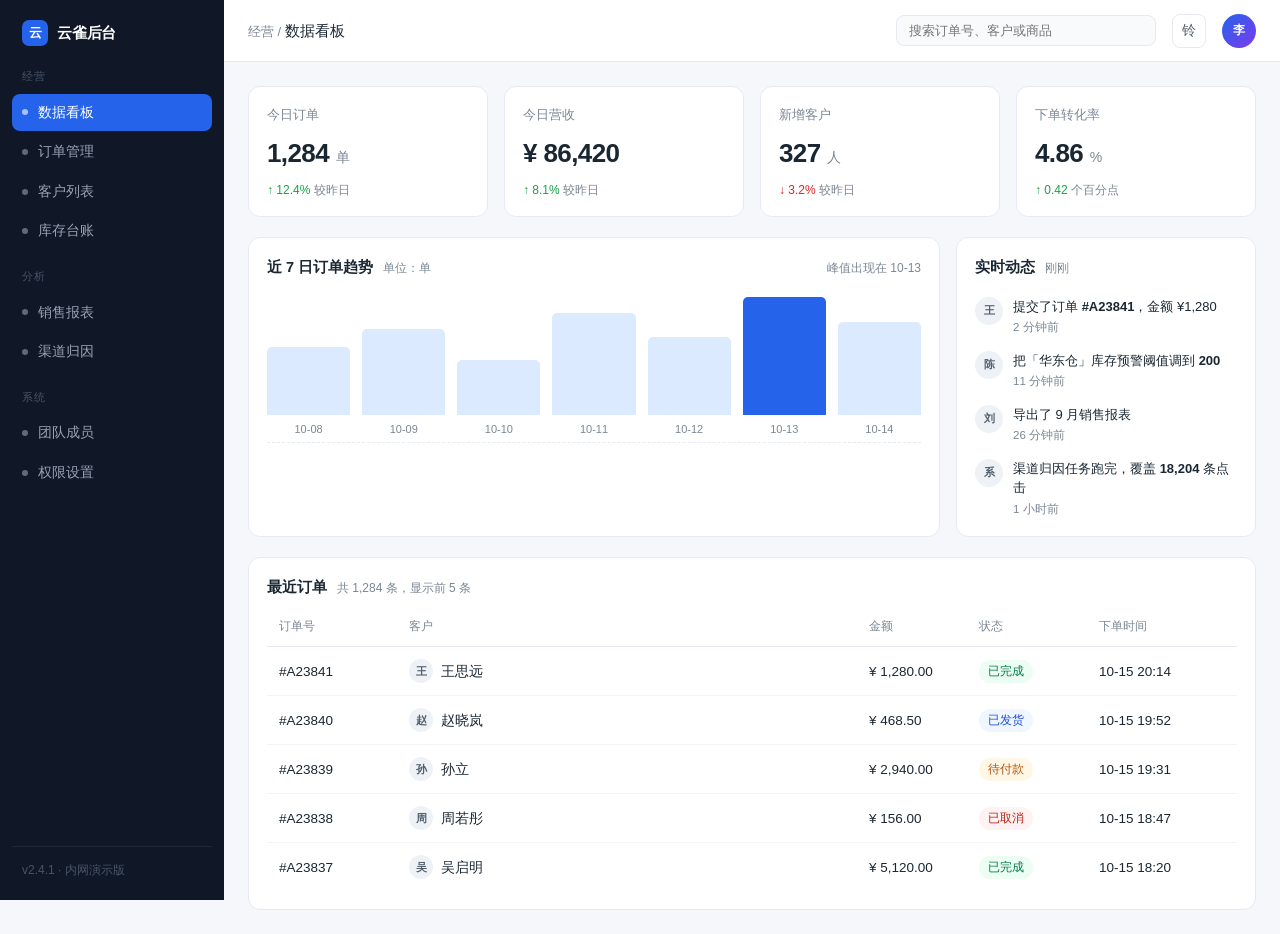
<file: examples/dashboard.html>
<!doctype html>
<html lang="zh-CN">
<head>
<meta charset="utf-8">
<meta name="viewport" content="width=device-width, initial-scale=1">
<title>云雀后台 · 数据看板</title>
<style>
  * { box-sizing: border-box; }
  :root {
    --bg: #f5f7fa;
    --surface: #ffffff;
    --border: #e6eaf0;
    --text: #1a2733;
    --muted: #7b8794;
    --soft: #52606d;
    --primary: #2563eb;
    --green: #16a34a;
    --red: #dc2626;
    --amber: #d97706;
  }
  body {
    margin: 0;
    font: 400 14px/1.6 -apple-system, BlinkMacSystemFont, "Segoe UI", "PingFang SC", "Microsoft YaHei", sans-serif;
    color: var(--text);
    background: var(--bg);
  }

  /* ---------- 布局骨架 ---------- */
  .layout { display: flex; min-height: 100vh; align-items: stretch; }

  /* ---------- 侧边导航 ---------- */
  .sidebar {
    position: sticky; top: 0;
    flex: none; width: 224px; height: 100vh;
    background: #101828; color: #98a2b3;
    display: flex; flex-direction: column;
    padding: 20px 12px;
  }
  .brand {
    display: flex; align-items: center; gap: 9px;
    padding: 0 10px 22px;
    color: #fff; font-weight: 600; font-size: 15px; letter-spacing: -.2px;
  }
  .brand .mark {
    width: 26px; height: 26px; border-radius: 7px;
    background: var(--primary);
    display: flex; align-items: center; justify-content: center;
    font-size: 13px; font-weight: 700; color: #fff;
  }
  .nav-group { display: flex; flex-direction: column; gap: 2px; }
  .nav-group + .nav-group { margin-top: 18px; }
  .nav-label {
    font-size: 11px; letter-spacing: .6px; text-transform: uppercase;
    color: #475467; padding: 0 10px 6px;
  }
  .nav-item {
    display: flex; align-items: center; gap: 10px;
    padding: 8px 10px; border-radius: 8px;
    font-size: 13.5px; color: #98a2b3; text-decoration: none;
  }
  .nav-item:hover { background: #1d2939; color: #fff; }
  .nav-item.active { background: var(--primary); color: #fff; }
  .nav-item .dot {
    width: 6px; height: 6px; border-radius: 50%;
    background: currentColor; opacity: .6;
  }
  .side-foot {
    margin-top: auto; padding: 14px 10px 0;
    border-top: 1px solid #1d2939;
    font-size: 12px; color: #475467;
  }

  /* ---------- 主列 ---------- */
  .main-col { flex: 1; min-width: 0; display: flex; flex-direction: column; }

  .topbar {
    display: flex; align-items: center; gap: 16px;
    height: 62px; padding: 0 24px;
    background: var(--surface);
    border-bottom: 1px solid var(--border);
    position: sticky; top: 0; z-index: 5;
  }
  .crumb { font-size: 13px; color: var(--muted); }
  .crumb b { color: var(--text); font-weight: 500; font-size: 15px; }
  .search {
    margin-left: auto; width: 260px;
    padding: 7px 12px; border-radius: 8px;
    border: 1px solid var(--border); background: #f8fafc;
    font-size: 13px; color: var(--muted);
  }
  .icon-btn {
    width: 34px; height: 34px; border-radius: 8px;
    border: 1px solid var(--border); background: #fff;
    display: flex; align-items: center; justify-content: center;
    color: var(--soft); font-size: 14px;
  }
  .avatar {
    width: 34px; height: 34px; border-radius: 50%;
    background: linear-gradient(135deg, #2563eb, #7c3aed);
    color: #fff; font-size: 12px; font-weight: 600;
    display: flex; align-items: center; justify-content: center;
  }

  .content { padding: 24px; display: flex; flex-direction: column; gap: 20px; }

  /* ---------- KPI ---------- */
  .kpi-row { display: grid; grid-template-columns: repeat(4, 1fr); gap: 16px; }
  .kpi-card {
    background: var(--surface); border: 1px solid var(--border);
    border-radius: 12px; padding: 18px 18px 16px;
  }
  .kpi-card .k-label { font-size: 12.5px; color: var(--muted); margin-bottom: 8px; }
  .kpi-card .k-value { font-size: 26px; font-weight: 600; letter-spacing: -.6px; }
  .kpi-card .k-value small { font-size: 14px; font-weight: 400; color: var(--muted); }
  .kpi-card .k-delta { font-size: 12px; margin-top: 6px; color: var(--green); }
  .kpi-card .k-delta.down { color: var(--red); }
  .kpi-card .k-delta span { color: var(--muted); }

  /* ---------- 图表 + 活动流 ---------- */
  .charts { display: flex; gap: 16px; align-items: stretch; }

  .chart-card {
    flex: 1; min-width: 0;
    background: var(--surface); border: 1px solid var(--border);
    border-radius: 12px; padding: 18px;
  }
  .panel-head {
    display: flex; align-items: baseline; gap: 10px; margin-bottom: 18px;
  }
  .panel-head h3 { margin: 0; font-size: 14.5px; font-weight: 600; }
  .panel-head .sub { font-size: 12px; color: var(--muted); }
  .panel-head .legend { margin-left: auto; font-size: 12px; color: var(--muted); }

  .bars {
    display: grid; grid-template-columns: repeat(7, 1fr);
    gap: 12px; align-items: end; height: 168px;
    padding-bottom: 26px; position: relative;
  }
  .bars::after {
    content: ""; position: absolute; left: 0; right: 0; bottom: 22px;
    border-top: 1px dashed var(--border);
  }
  .bar-col { display: flex; flex-direction: column; justify-content: flex-end; height: 100%; }
  .bar {
    background: #dbeafe; border-radius: 5px 5px 0 0;
    transition: background .15s;
  }
  .bar-col:hover .bar { background: #93c5fd; }
  .bar-col.peak .bar { background: var(--primary); }
  .bar-x { font-size: 11px; color: var(--muted); text-align: center; margin-top: 6px; }

  .feed {
    flex: none; width: 300px;
    background: var(--surface); border: 1px solid var(--border);
    border-radius: 12px; padding: 18px;
    display: flex; flex-direction: column;
  }
  .feed-list { display: flex; flex-direction: column; gap: 14px; }
  .feed-item { display: flex; gap: 10px; }
  .feed-item .who {
    flex: none; width: 28px; height: 28px; border-radius: 50%;
    background: #eef2f7; color: var(--soft);
    font-size: 11px; font-weight: 600;
    display: flex; align-items: center; justify-content: center;
  }
  .feed-item .what { font-size: 13px; line-height: 1.5; }
  .feed-item .when { font-size: 11.5px; color: var(--muted); margin-top: 2px; }

  /* ---------- 表格 ---------- */
  .table-panel {
    background: var(--surface); border: 1px solid var(--border);
    border-radius: 12px; padding: 18px;
  }
  table { width: 100%; border-collapse: collapse; }
  th {
    text-align: left; font-size: 12px; font-weight: 500; color: var(--muted);
    padding: 0 12px 10px; border-bottom: 1px solid var(--border);
  }
  td {
    padding: 12px; font-size: 13.5px;
    border-bottom: 1px solid #f1f4f8;
  }
  tr:last-child td { border-bottom: 0; }
  td.num { font-variant-numeric: tabular-nums; }
  .who-cell { display: flex; align-items: center; gap: 8px; }
  .who-cell .mini {
    width: 24px; height: 24px; border-radius: 50%;
    background: #eef2f7; color: var(--soft);
    font-size: 10.5px; font-weight: 600;
    display: flex; align-items: center; justify-content: center;
  }
  .pill {
    display: inline-block; font-size: 11.5px;
    padding: 2px 9px; border-radius: 20px;
  }
  .pill.ok { background: #ecfdf3; color: #027a48; }
  .pill.wait { background: #fff7e6; color: #b45309; }
  .pill.send { background: #eff6ff; color: #1d4ed8; }
  .pill.fail { background: #fef3f2; color: #b42318; }
</style>
</head>
<body>

<div class="layout">

  <aside class="sidebar">
    <div class="brand"><span class="mark">云</span>云雀后台</div>

    <nav class="nav-group">
      <div class="nav-label">经营</div>
      <a class="nav-item active" href="#"><span class="dot"></span>数据看板</a>
      <a class="nav-item" href="#"><span class="dot"></span>订单管理</a>
      <a class="nav-item" href="#"><span class="dot"></span>客户列表</a>
      <a class="nav-item" href="#"><span class="dot"></span>库存台账</a>
    </nav>

    <nav class="nav-group">
      <div class="nav-label">分析</div>
      <a class="nav-item" href="#"><span class="dot"></span>销售报表</a>
      <a class="nav-item" href="#"><span class="dot"></span>渠道归因</a>
    </nav>

    <nav class="nav-group">
      <div class="nav-label">系统</div>
      <a class="nav-item" href="#"><span class="dot"></span>团队成员</a>
      <a class="nav-item" href="#"><span class="dot"></span>权限设置</a>
    </nav>

    <div class="side-foot">v2.4.1 · 内网演示版</div>
  </aside>

  <div class="main-col">

    <header class="topbar">
      <div class="crumb">经营 / <b>数据看板</b></div>
      <input class="search" type="text" placeholder="搜索订单号、客户或商品" readonly>
      <div class="icon-btn">铃</div>
      <div class="avatar">李</div>
    </header>

    <main class="content">

      <section class="kpi-row">
        <div class="kpi-card">
          <div class="k-label">今日订单</div>
          <div class="k-value">1,284 <small>单</small></div>
          <div class="k-delta">↑ 12.4% <span>较昨日</span></div>
        </div>
        <div class="kpi-card">
          <div class="k-label">今日营收</div>
          <div class="k-value">¥ 86,420</div>
          <div class="k-delta">↑ 8.1% <span>较昨日</span></div>
        </div>
        <div class="kpi-card">
          <div class="k-label">新增客户</div>
          <div class="k-value">327 <small>人</small></div>
          <div class="k-delta down">↓ 3.2% <span>较昨日</span></div>
        </div>
        <div class="kpi-card">
          <div class="k-label">下单转化率</div>
          <div class="k-value">4.86 <small>%</small></div>
          <div class="k-delta">↑ 0.42 <span>个百分点</span></div>
        </div>
      </section>

      <section class="charts">
        <div class="chart-card">
          <div class="panel-head">
            <h3>近 7 日订单趋势</h3>
            <span class="sub">单位：单</span>
            <span class="legend">峰值出现在 10-13</span>
          </div>
          <div class="bars">
            <div class="bar-col"><div class="bar" style="height:48%"></div><div class="bar-x">10-08</div></div>
            <div class="bar-col"><div class="bar" style="height:61%"></div><div class="bar-x">10-09</div></div>
            <div class="bar-col"><div class="bar" style="height:39%"></div><div class="bar-x">10-10</div></div>
            <div class="bar-col"><div class="bar" style="height:72%"></div><div class="bar-x">10-11</div></div>
            <div class="bar-col"><div class="bar" style="height:55%"></div><div class="bar-x">10-12</div></div>
            <div class="bar-col peak"><div class="bar" style="height:94%"></div><div class="bar-x">10-13</div></div>
            <div class="bar-col"><div class="bar" style="height:66%"></div><div class="bar-x">10-14</div></div>
          </div>
        </div>

        <div class="feed">
          <div class="panel-head">
            <h3>实时动态</h3>
            <span class="sub">刚刚</span>
          </div>
          <div class="feed-list">
            <div class="feed-item">
              <div class="who">王</div>
              <div>
                <div class="what">提交了订单 <b>#A23841</b>，金额 ¥1,280</div>
                <div class="when">2 分钟前</div>
              </div>
            </div>
            <div class="feed-item">
              <div class="who">陈</div>
              <div>
                <div class="what">把「华东仓」库存预警阈值调到 <b>200</b></div>
                <div class="when">11 分钟前</div>
              </div>
            </div>
            <div class="feed-item">
              <div class="who">刘</div>
              <div>
                <div class="what">导出了 9 月销售报表</div>
                <div class="when">26 分钟前</div>
              </div>
            </div>
            <div class="feed-item">
              <div class="who">系</div>
              <div>
                <div class="what">渠道归因任务跑完，覆盖 <b>18,204</b> 条点击</div>
                <div class="when">1 小时前</div>
              </div>
            </div>
          </div>
        </div>
      </section>

      <section class="table-panel">
        <div class="panel-head">
          <h3>最近订单</h3>
          <span class="sub">共 1,284 条，显示前 5 条</span>
        </div>
        <table>
          <thead>
            <tr>
              <th style="width:130px">订单号</th>
              <th>客户</th>
              <th style="width:110px">金额</th>
              <th style="width:120px">状态</th>
              <th style="width:150px">下单时间</th>
            </tr>
          </thead>
          <tbody>
            <tr>
              <td class="num">#A23841</td>
              <td><div class="who-cell"><span class="mini">王</span>王思远</div></td>
              <td class="num">¥ 1,280.00</td>
              <td><span class="pill ok">已完成</span></td>
              <td class="num">10-15 20:14</td>
            </tr>
            <tr>
              <td class="num">#A23840</td>
              <td><div class="who-cell"><span class="mini">赵</span>赵晓岚</div></td>
              <td class="num">¥ 468.50</td>
              <td><span class="pill send">已发货</span></td>
              <td class="num">10-15 19:52</td>
            </tr>
            <tr>
              <td class="num">#A23839</td>
              <td><div class="who-cell"><span class="mini">孙</span>孙立</div></td>
              <td class="num">¥ 2,940.00</td>
              <td><span class="pill wait">待付款</span></td>
              <td class="num">10-15 19:31</td>
            </tr>
            <tr>
              <td class="num">#A23838</td>
              <td><div class="who-cell"><span class="mini">周</span>周若彤</div></td>
              <td class="num">¥ 156.00</td>
              <td><span class="pill fail">已取消</span></td>
              <td class="num">10-15 18:47</td>
            </tr>
            <tr>
              <td class="num">#A23837</td>
              <td><div class="who-cell"><span class="mini">吴</span>吴启明</div></td>
              <td class="num">¥ 5,120.00</td>
              <td><span class="pill ok">已完成</span></td>
              <td class="num">10-15 18:20</td>
            </tr>
          </tbody>
        </table>
      </section>

    </main>
  </div>
</div>

</body>
</html>
</file>
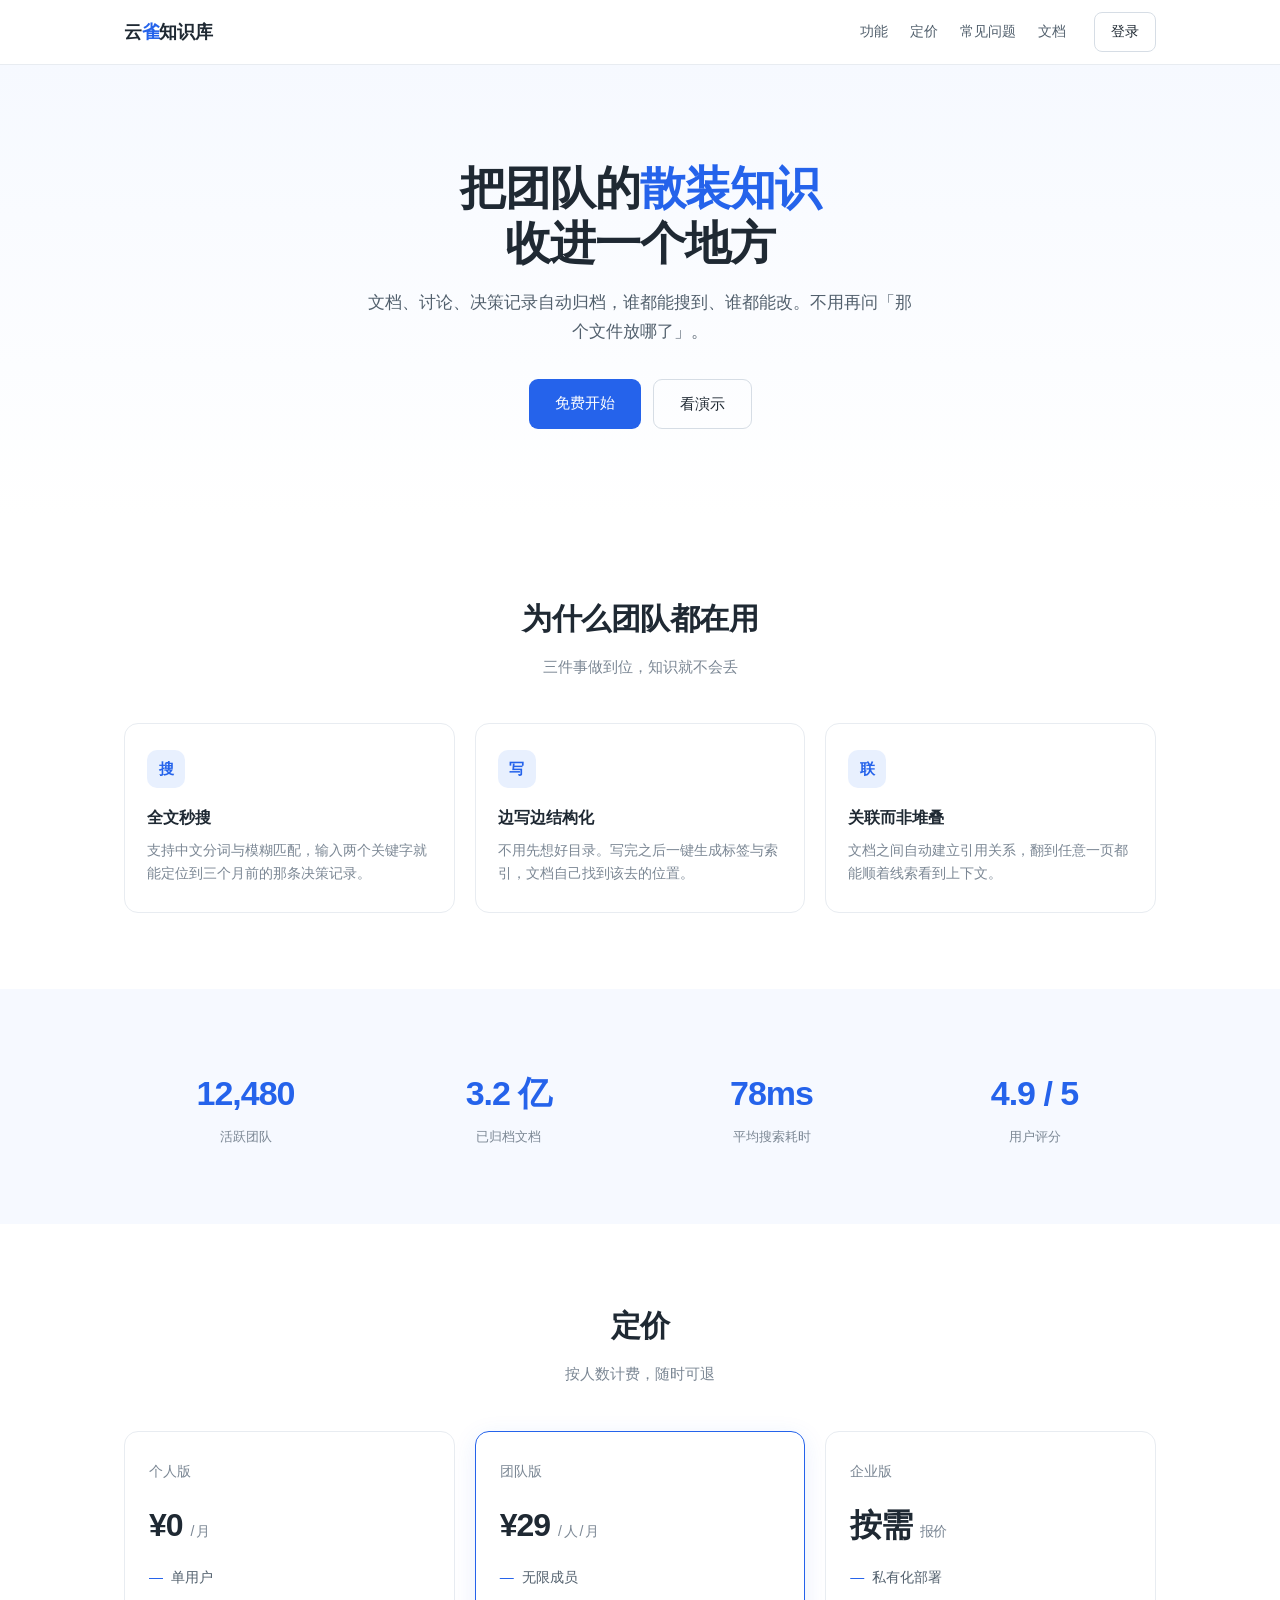
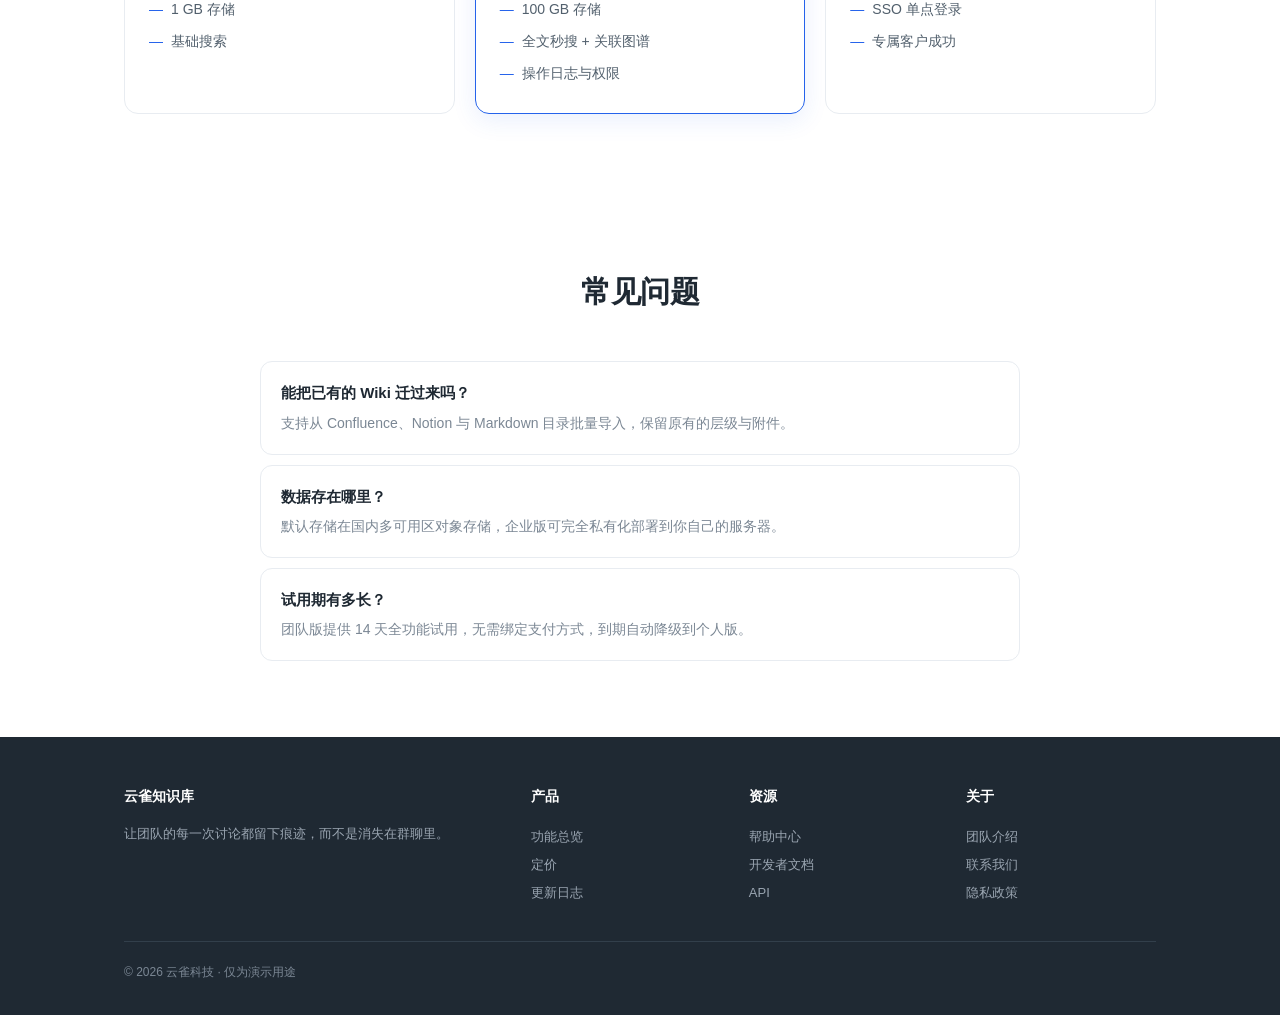
<file: examples/demo.html>
<!doctype html>
<html lang="zh-CN">
<head>
<meta charset="utf-8">
<meta name="viewport" content="width=device-width, initial-scale=1">
<title>云雀 · 团队知识库</title>
<style>
  * { box-sizing: border-box; }
  body {
    margin: 0;
    font: 400 15px/1.7 -apple-system, BlinkMacSystemFont, "Segoe UI", "PingFang SC", "Microsoft YaHei", sans-serif;
    color: #1f2933;
    background: #fff;
  }
  .wrap { max-width: 1080px; margin: 0 auto; padding: 0 24px; }

  .site-header {
    position: sticky; top: 0; z-index: 10;
    background: rgba(255,255,255,.92);
    backdrop-filter: blur(8px);
    border-bottom: 1px solid #e8ecf1;
  }
  .site-header .inner {
    display: flex; align-items: center; gap: 28px;
    height: 64px;
  }
  .logo { font-weight: 700; font-size: 18px; letter-spacing: -.3px; }
  .logo span { color: #2563eb; }
  .site-nav { display: flex; gap: 22px; margin-left: auto; }
  .site-nav a { color: #52606d; text-decoration: none; font-size: 14px; }
  .site-nav a:hover { color: #2563eb; }
  .btn-ghost {
    padding: 7px 16px; border-radius: 8px; border: 1px solid #d6dde5;
    color: #1f2933; font-size: 14px; text-decoration: none; background: #fff;
  }

  .hero {
    padding: 96px 0 88px;
    background: linear-gradient(180deg, #f6f9ff 0%, #ffffff 100%);
    text-align: center;
  }
  .hero h1 {
    font-size: 46px; line-height: 1.2; margin: 0 0 18px;
    letter-spacing: -1px; font-weight: 700;
  }
  .hero h1 em { font-style: normal; color: #2563eb; }
  .hero p.lead {
    font-size: 17px; color: #52606d; margin: 0 auto 32px; max-width: 560px;
  }
  .hero-actions { display: flex; gap: 12px; justify-content: center; }
  .btn-primary {
    display: inline-block; padding: 11px 26px; border-radius: 9px;
    background: #2563eb; color: #fff; text-decoration: none;
    font-size: 15px; font-weight: 500;
  }
  .btn-secondary {
    display: inline-block; padding: 11px 26px; border-radius: 9px;
    border: 1px solid #d6dde5; color: #1f2933; text-decoration: none; font-size: 15px;
  }

  .section { padding: 76px 0; }
  .section-head { text-align: center; margin-bottom: 44px; }
  .section-head h2 { font-size: 30px; margin: 0 0 10px; letter-spacing: -.5px; }
  .section-head p { margin: 0; color: #7b8794; font-size: 15px; }

  .feature-grid {
    display: grid; grid-template-columns: repeat(3, 1fr); gap: 20px;
  }
  .feature-card {
    border: 1px solid #e8ecf1; border-radius: 14px; padding: 26px 22px;
    background: #fff;
  }
  .feature-card .icon {
    width: 38px; height: 38px; border-radius: 10px;
    background: #e8f0fe; color: #2563eb;
    display: flex; align-items: center; justify-content: center;
    font-weight: 700; margin-bottom: 16px;
  }
  .feature-card h3 { font-size: 16px; margin: 0 0 8px; }
  .feature-card p { margin: 0; font-size: 14px; color: #7b8794; line-height: 1.65; }

  .stats { background: #f6f9ff; }
  .stat-row { display: grid; grid-template-columns: repeat(4, 1fr); gap: 20px; text-align: center; }
  .stat-row .num { font-size: 34px; font-weight: 700; color: #2563eb; letter-spacing: -1px; }
  .stat-row .lbl { font-size: 13px; color: #7b8794; margin-top: 4px; }

  .price-grid { display: grid; grid-template-columns: repeat(3, 1fr); gap: 20px; }
  .price-card {
    border: 1px solid #e8ecf1; border-radius: 14px; padding: 28px 24px;
    display: flex; flex-direction: column; gap: 14px;
  }
  .price-card.featured { border-color: #2563eb; box-shadow: 0 6px 24px rgba(37,99,235,.10); }
  .price-card .plan { font-size: 14px; color: #7b8794; }
  .price-card .amount { font-size: 32px; font-weight: 700; letter-spacing: -1px; }
  .price-card .amount small { font-size: 14px; font-weight: 400; color: #7b8794; }
  .price-card ul { margin: 0; padding: 0; list-style: none; display: flex; flex-direction: column; gap: 8px; }
  .price-card li { font-size: 14px; color: #52606d; }
  .price-card li::before { content: "—"; color: #2563eb; margin-right: 8px; }

  .faq-list { display: flex; flex-direction: column; gap: 10px; max-width: 760px; margin: 0 auto; }
  .faq-item { border: 1px solid #e8ecf1; border-radius: 12px; padding: 18px 20px; }
  .faq-item h3 { margin: 0 0 6px; font-size: 15px; }
  .faq-item p { margin: 0; font-size: 14px; color: #7b8794; }

  .site-footer { background: #1f2933; color: #9aa5b1; padding: 48px 0 32px; }
  .footer-cols { display: grid; grid-template-columns: 2fr 1fr 1fr 1fr; gap: 28px; }
  .site-footer h4 { color: #fff; font-size: 14px; margin: 0 0 14px; }
  .site-footer a { display: block; color: #9aa5b1; text-decoration: none; font-size: 13px; padding: 3px 0; }
  .footer-bottom {
    margin-top: 34px; padding-top: 20px; border-top: 1px solid #323f4b;
    font-size: 12px; color: #7b8794;
  }
</style>
</head>
<body>

<header class="site-header">
  <div class="wrap inner">
    <div class="logo">云<span>雀</span>知识库</div>
    <nav class="site-nav">
      <a href="#features">功能</a>
      <a href="#pricing">定价</a>
      <a href="#faq">常见问题</a>
      <a href="#docs">文档</a>
    </nav>
    <a class="btn-ghost" href="#login">登录</a>
  </div>
</header>

<main>
  <section class="hero">
    <div class="wrap">
      <h1>把团队的<em>散装知识</em><br>收进一个地方</h1>
      <p class="lead">文档、讨论、决策记录自动归档，谁都能搜到、谁都能改。不用再问「那个文件放哪了」。</p>
      <div class="hero-actions">
        <a class="btn-primary" href="#start">免费开始</a>
        <a class="btn-secondary" href="#demo">看演示</a>
      </div>
    </div>
  </section>

  <section class="section" id="features">
    <div class="wrap">
      <div class="section-head">
        <h2>为什么团队都在用</h2>
        <p>三件事做到位，知识就不会丢</p>
      </div>
      <div class="feature-grid">
        <article class="feature-card">
          <div class="icon">搜</div>
          <h3>全文秒搜</h3>
          <p>支持中文分词与模糊匹配，输入两个关键字就能定位到三个月前的那条决策记录。</p>
        </article>
        <article class="feature-card">
          <div class="icon">写</div>
          <h3>边写边结构化</h3>
          <p>不用先想好目录。写完之后一键生成标签与索引，文档自己找到该去的位置。</p>
        </article>
        <article class="feature-card">
          <div class="icon">联</div>
          <h3>关联而非堆叠</h3>
          <p>文档之间自动建立引用关系，翻到任意一页都能顺着线索看到上下文。</p>
        </article>
      </div>
    </div>
  </section>

  <section class="section stats">
    <div class="wrap">
      <div class="stat-row">
        <div><div class="num">12,480</div><div class="lbl">活跃团队</div></div>
        <div><div class="num">3.2 亿</div><div class="lbl">已归档文档</div></div>
        <div><div class="num">78ms</div><div class="lbl">平均搜索耗时</div></div>
        <div><div class="num">4.9 / 5</div><div class="lbl">用户评分</div></div>
      </div>
    </div>
  </section>

  <section class="section" id="pricing">
    <div class="wrap">
      <div class="section-head">
        <h2>定价</h2>
        <p>按人数计费，随时可退</p>
      </div>
      <div class="price-grid">
        <div class="price-card">
          <div class="plan">个人版</div>
          <div class="amount">¥0 <small>/ 月</small></div>
          <ul>
            <li>单用户</li>
            <li>1 GB 存储</li>
            <li>基础搜索</li>
          </ul>
        </div>
        <div class="price-card featured">
          <div class="plan">团队版</div>
          <div class="amount">¥29 <small>/ 人 / 月</small></div>
          <ul>
            <li>无限成员</li>
            <li>100 GB 存储</li>
            <li>全文秒搜 + 关联图谱</li>
            <li>操作日志与权限</li>
          </ul>
        </div>
        <div class="price-card">
          <div class="plan">企业版</div>
          <div class="amount">按需 <small>报价</small></div>
          <ul>
            <li>私有化部署</li>
            <li>SSO 单点登录</li>
            <li>专属客户成功</li>
          </ul>
        </div>
      </div>
    </div>
  </section>

  <section class="section" id="faq">
    <div class="wrap">
      <div class="section-head">
        <h2>常见问题</h2>
      </div>
      <div class="faq-list">
        <div class="faq-item">
          <h3>能把已有的 Wiki 迁过来吗？</h3>
          <p>支持从 Confluence、Notion 与 Markdown 目录批量导入，保留原有的层级与附件。</p>
        </div>
        <div class="faq-item">
          <h3>数据存在哪里？</h3>
          <p>默认存储在国内多可用区对象存储，企业版可完全私有化部署到你自己的服务器。</p>
        </div>
        <div class="faq-item">
          <h3>试用期有多长？</h3>
          <p>团队版提供 14 天全功能试用，无需绑定支付方式，到期自动降级到个人版。</p>
        </div>
      </div>
    </div>
  </section>
</main>

<footer class="site-footer">
  <div class="wrap">
    <div class="footer-cols">
      <div>
        <h4>云雀知识库</h4>
        <p style="margin:0;font-size:13px;line-height:1.7;">让团队的每一次讨论都留下痕迹，而不是消失在群聊里。</p>
      </div>
      <div>
        <h4>产品</h4>
        <a href="#">功能总览</a>
        <a href="#">定价</a>
        <a href="#">更新日志</a>
      </div>
      <div>
        <h4>资源</h4>
        <a href="#">帮助中心</a>
        <a href="#">开发者文档</a>
        <a href="#">API</a>
      </div>
      <div>
        <h4>关于</h4>
        <a href="#">团队介绍</a>
        <a href="#">联系我们</a>
        <a href="#">隐私政策</a>
      </div>
    </div>
    <div class="footer-bottom">© 2026 云雀科技 · 仅为演示用途</div>
  </div>
</footer>

</body>
</html>
</file>
